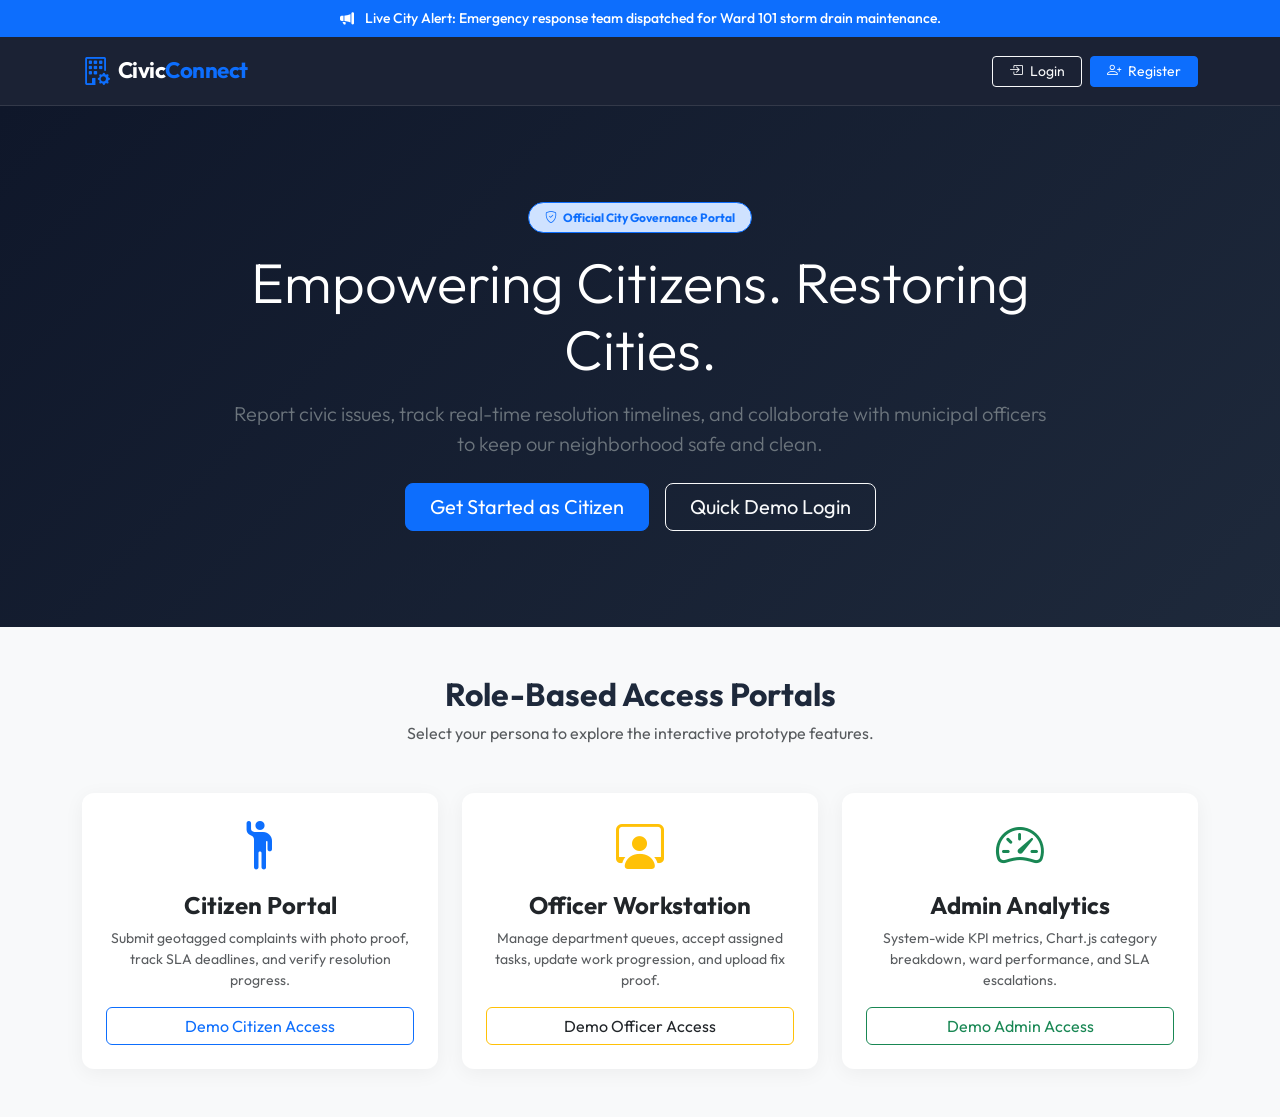
<file: target/classes/static/index.html>
<!DOCTYPE html>
<html lang="en">
<head>
    <meta charset="UTF-8">
    <meta name="viewport" content="width=device-width, initial-scale=1.0">
    <title>Civic Connect - Smart Municipal Platform</title>
    <!-- Google Fonts -->
    <link href="https://fonts.googleapis.com/css2?family=Outfit:wght@300;400;500;600;700;800&display=swap" rel="stylesheet">
    <!-- Bootstrap 5 CSS -->
    <link href="https://cdn.jsdelivr.net/npm/bootstrap@5.3.2/dist/css/bootstrap.min.css" rel="stylesheet">
    <!-- Bootstrap Icons -->
    <link href="https://cdn.jsdelivr.net/npm/bootstrap-icons@1.11.1/font/bootstrap-icons.css" rel="stylesheet">
    <!-- Custom CSS -->
    <link rel="stylesheet" href="css/custom.css">
</head>
<body class="bg-light">

    <!-- Top Alert Banner -->
    <div class="bg-primary text-white text-center py-2 px-3 small fw-medium">
        <i class="bi bi-megaphone-fill me-2"></i> Live City Alert: Emergency response team dispatched for Ward 101 storm drain maintenance.
    </div>

    <!-- Navigation -->
    <nav class="navbar navbar-expand-lg navbar-dark civic-navbar sticky-top">
        <div class="container">
            <a class="navbar-brand d-flex align-items-center" href="index.html">
                <i class="bi bi-building-gear text-primary fs-3 me-2"></i>
                <span>Civic<span class="text-primary">Connect</span></span>
            </a>
            <div class="d-flex gap-2">
                <button class="btn btn-outline-light btn-sm px-3" data-bs-toggle="modal" data-bs-target="#loginModal">
                    <i class="bi bi-box-arrow-in-right me-1"></i> Login
                </button>
                <button class="btn btn-primary btn-sm px-3" data-bs-toggle="modal" data-bs-target="#registerModal">
                    <i class="bi bi-person-plus me-1"></i> Register
                </button>
            </div>
        </div>
    </nav>

    <!-- Hero Section -->
    <section class="py-5 bg-dark text-white text-center position-relative overflow-hidden" style="background: linear-gradient(135deg, #0f172a 0%, #1e293b 100%);">
        <div class="container py-5">
            <div class="row justify-content-center">
                <div class="col-lg-9">
                    <span class="badge bg-primary-subtle text-primary border border-primary px-3 py-2 rounded-pill mb-3">
                        <i class="bi bi-shield-check me-1"></i> Official City Governance Portal
                    </span>
                    <h1 class="display-4 fw-extrabold mb-3">Empowering Citizens. Restoring Cities.</h1>
                    <p class="lead text-secondary mb-4">Report civic issues, track real-time resolution timelines, and collaborate with municipal officers to keep our neighborhood safe and clean.</p>
                    <div class="d-flex justify-content-center gap-3">
                        <button class="btn btn-primary btn-lg px-4" data-bs-toggle="modal" data-bs-target="#registerModal">
                            Get Started as Citizen
                        </button>
                        <button class="btn btn-outline-light btn-lg px-4" onclick="demoLogin('citizen')">
                            Quick Demo Login
                        </button>
                    </div>
                </div>
            </div>
        </div>
    </section>

    <!-- Role Quick Access Cards -->
    <section class="py-5">
        <div class="container">
            <div class="text-center mb-5">
                <h2 class="fw-bold">Role-Based Access Portals</h2>
                <p class="text-muted">Select your persona to explore the interactive prototype features.</p>
            </div>
            <div class="row g-4">
                <!-- Citizen Card -->
                <div class="col-md-4">
                    <div class="card civic-card h-100 p-4 text-center">
                        <div class="display-5 text-primary mb-3"><i class="bi bi-person-raised-hand"></i></div>
                        <h4 class="fw-bold">Citizen Portal</h4>
                        <p class="text-muted small">Submit geotagged complaints with photo proof, track SLA deadlines, and verify resolution progress.</p>
                        <button class="btn btn-outline-primary mt-auto" onclick="demoLogin('citizen')">Demo Citizen Access</button>
                    </div>
                </div>
                <!-- Officer Card -->
                <div class="col-md-4">
                    <div class="card civic-card h-100 p-4 text-center">
                        <div class="display-5 text-warning mb-3"><i class="bi bi-person-workspace"></i></div>
                        <h4 class="fw-bold">Officer Workstation</h4>
                        <p class="text-muted small">Manage department queues, accept assigned tasks, update work progression, and upload fix proof.</p>
                        <button class="btn btn-outline-warning mt-auto text-dark" onclick="demoLogin('officer')">Demo Officer Access</button>
                    </div>
                </div>
                <!-- Admin Card -->
                <div class="col-md-4">
                    <div class="card civic-card h-100 p-4 text-center">
                        <div class="display-5 text-success mb-3"><i class="bi bi-speedometer2"></i></div>
                        <h4 class="fw-bold">Admin Analytics</h4>
                        <p class="text-muted small">System-wide KPI metrics, Chart.js category breakdown, ward performance, and SLA escalations.</p>
                        <button class="btn btn-outline-success mt-auto" onclick="demoLogin('admin')">Demo Admin Access</button>
                    </div>
                </div>
            </div>
        </div>
    </section>

    <!-- Login Modal -->
    <div class="modal fade" id="loginModal" tabindex="-1">
        <div class="modal-dialog modal-dialog-centered">
            <div class="modal-content border-0 shadow-lg">
                <div class="modal-header bg-dark text-white">
                    <h5 class="modal-header-title fw-bold m-0"><i class="bi bi-shield-lock me-2"></i> Account Login</h5>
                    <button type="button" class="btn-close btn-close-white" data-bs-dismiss="modal"></button>
                </div>
                <div class="modal-body p-4">
                    <form id="loginForm">
                        <div class="mb-3">
                            <label class="form-label fw-medium">Username</label>
                            <input type="text" id="loginUsername" class="form-control" placeholder="e.g. citizen_john" required>
                        </div>
                        <div class="mb-3">
                            <label class="form-label fw-medium">Password</label>
                            <input type="password" id="loginPassword" class="form-control" value="password123" required>
                        </div>
                        <button type="submit" class="btn btn-primary w-100 fw-bold py-2">Login to Dashboard</button>
                    </form>
                </div>
            </div>
        </div>
    </div>

    <!-- Register Modal -->
    <div class="modal fade" id="registerModal" tabindex="-1">
        <div class="modal-dialog modal-dialog-centered">
            <div class="modal-content border-0 shadow-lg">
                <div class="modal-header bg-dark text-white">
                    <h5 class="modal-header-title fw-bold m-0"><i class="bi bi-person-plus me-2"></i> Register New User</h5>
                    <button type="button" class="btn-close btn-close-white" data-bs-dismiss="modal"></button>
                </div>
                <div class="modal-body p-4">
                    <form id="registerForm">
                        <div class="mb-3">
                            <label class="form-label fw-medium">Full Name</label>
                            <input type="text" id="regFullName" class="form-control" required placeholder="John Doe">
                        </div>
                        <div class="mb-3">
                            <label class="form-label fw-medium">Username</label>
                            <input type="text" id="regUsername" class="form-control" required placeholder="john_doe">
                        </div>
                        <div class="mb-3">
                            <label class="form-label fw-medium">Email</label>
                            <input type="email" id="regEmail" class="form-control" required placeholder="john@example.com">
                        </div>
                        <div class="mb-3">
                            <label class="form-label fw-medium">Password</label>
                            <input type="password" id="regPassword" class="form-control" required value="password123">
                        </div>
                        <div class="mb-3">
                            <label class="form-label fw-medium">Account Role</label>
                            <select id="regRole" class="form-select">
                                <option value="ROLE_CITIZEN">Citizen</option>
                                <option value="ROLE_OFFICER">Municipal Officer</option>
                                <option value="ROLE_ADMIN">City Administrator</option>
                            </select>
                        </div>
                        <button type="submit" class="btn btn-success w-100 fw-bold py-2">Create Account</button>
                    </form>
                </div>
            </div>
        </div>
    </div>

    <script src="https://cdn.jsdelivr.net/npm/bootstrap@5.3.2/dist/js/bootstrap.bundle.min.js"></script>
    <script src="js/api.js"></script>
    <script src="js/auth.js"></script>
    <script>
        document.getElementById('loginForm').addEventListener('submit', async (e) => {
            e.preventDefault();
            const u = document.getElementById('loginUsername').value;
            const p = document.getElementById('loginPassword').value;
            try {
                const user = await window.CivicApi.login(u, p);
                window.CivicAuth.redirectUserByRole(user.role);
            } catch (err) {
                alert('Login failed: ' + err.message);
            }
        });

        document.getElementById('registerForm').addEventListener('submit', async (e) => {
            e.preventDefault();
            const data = {
                fullName: document.getElementById('regFullName').value,
                username: document.getElementById('regUsername').value,
                email: document.getElementById('regEmail').value,
                password: document.getElementById('regPassword').value,
                role: document.getElementById('regRole').value
            };
            try {
                await window.CivicApi.register(data);
                alert('Registration successful! Logging you in...');
                const user = await window.CivicApi.login(data.username, data.password);
                window.CivicAuth.redirectUserByRole(user.role);
            } catch (err) {
                alert('Registration error: ' + err.message);
            }
        });

        async function demoLogin(type) {
            let username = 'citizen_john';
            if (type === 'officer') username = 'officer_smith';
            if (type === 'admin') username = 'admin_super';

            const user = await window.CivicApi.login(username, 'password123');
            window.CivicAuth.redirectUserByRole(user.role);
        }
    </script>
</body>
</html>
</file>
<file: target/classes/static/css/custom.css>
/* Civic Connect Custom Design Extensions */

:root {
    --primary-color: #0d6efd;
    --primary-hover: #0b5ed7;
    --dark-bg: #121824;
    --card-bg: #1e293b;
    --text-main: #f8fafc;
    --text-muted: #94a3b8;
    --border-color: #334155;
}

body {
    font-family: 'Outfit', 'Inter', -apple-system, BlinkMacSystemFont, "Segoe UI", Roboto, sans-serif;
    background-color: #f4f6f9;
    color: #1e293b;
}

/* Glassmorphism Navbar */
.civic-navbar {
    background: rgba(15, 23, 42, 0.95);
    backdrop-filter: blur(12px);
    border-bottom: 1px solid rgba(255, 255, 255, 0.1);
}

.civic-navbar .navbar-brand {
    font-weight: 700;
    font-size: 1.4rem;
    letter-spacing: -0.5px;
}

.civic-card {
    border: none;
    border-radius: 12px;
    box-shadow: 0 4px 20px rgba(0, 0, 0, 0.05);
    background: #ffffff;
    transition: transform 0.2s ease, box-shadow 0.2s ease;
}

.civic-card:hover {
    box-shadow: 0 8px 30px rgba(0, 0, 0, 0.08);
}

/* Stat Cards */
.stat-card {
    border-left: 4px solid var(--primary-color);
    border-radius: 12px;
}

.stat-card.pending { border-left-color: #ffc107; }
.stat-card.in-progress { border-left-color: #0dcaf0; }
.stat-card.resolved { border-left-color: #198754; }
.stat-card.escalated { border-left-color: #dc3545; }

.stat-value {
    font-size: 2rem;
    font-weight: 800;
    line-height: 1.2;
}

/* Map Containers */
#map, #pickerMap, #adminMap {
    height: 400px;
    border-radius: 12px;
    border: 1px solid #cbd5e1;
    z-index: 1;
}

/* Visual Complaint Timeline (Feature 2B) */
.timeline-tree {
    position: relative;
    padding-left: 30px;
    margin-top: 20px;
}

.timeline-tree::before {
    content: '';
    position: absolute;
    top: 5px;
    bottom: 5px;
    left: 11px;
    width: 3px;
    background: #e2e8f0;
    border-radius: 2px;
}

.timeline-step {
    position: relative;
    margin-bottom: 24px;
}

.timeline-node {
    position: absolute;
    left: -30px;
    top: 2px;
    width: 24px;
    height: 24px;
    border-radius: 50%;
    background: #0d6efd;
    border: 4px solid #ffffff;
    box-shadow: 0 0 0 2px #0d6efd;
}

.timeline-step.completed .timeline-node {
    background: #198754;
    box-shadow: 0 0 0 2px #198754;
}

.timeline-step.in-progress .timeline-node {
    background: #ffc107;
    box-shadow: 0 0 0 2px #ffc107;
    animation: pulse 1.8s infinite;
}

@keyframes pulse {
    0% { transform: scale(1); }
    50% { transform: scale(1.15); }
    100% { transform: scale(1); }
}

.timeline-content {
    background: #f8fafc;
    border: 1px solid #e2e8f0;
    border-radius: 10px;
    padding: 12px 16px;
}

.timeline-title {
    font-weight: 700;
    font-size: 0.95rem;
    margin-bottom: 2px;
}

.timeline-time {
    font-size: 0.78rem;
    color: #64748b;
}

/* Status Pill Badges */
.badge-submitted { background-color: #6c757d; color: #fff; }
.badge-assigned { background-color: #0dcaf0; color: #000; }
.badge-in-progress { background-color: #ffc107; color: #000; }
.badge-resolved { background-color: #198754; color: #fff; }
.badge-closed { background-color: #212529; color: #fff; }
.badge-reopened { background-color: #fd7e14; color: #fff; }
.badge-escalated { background-color: #dc3545; color: #fff; }

/* SLA Countdown Badge */
.sla-badge {
    font-size: 0.75rem;
    font-weight: 600;
    padding: 4px 8px;
    border-radius: 20px;
}

.sla-normal { background: #e0f2fe; color: #0369a1; }
.sla-warning { background: #fef3c7; color: #92400e; }
.sla-breached { background: #fee2e2; color: #991b1b; }
</file>
